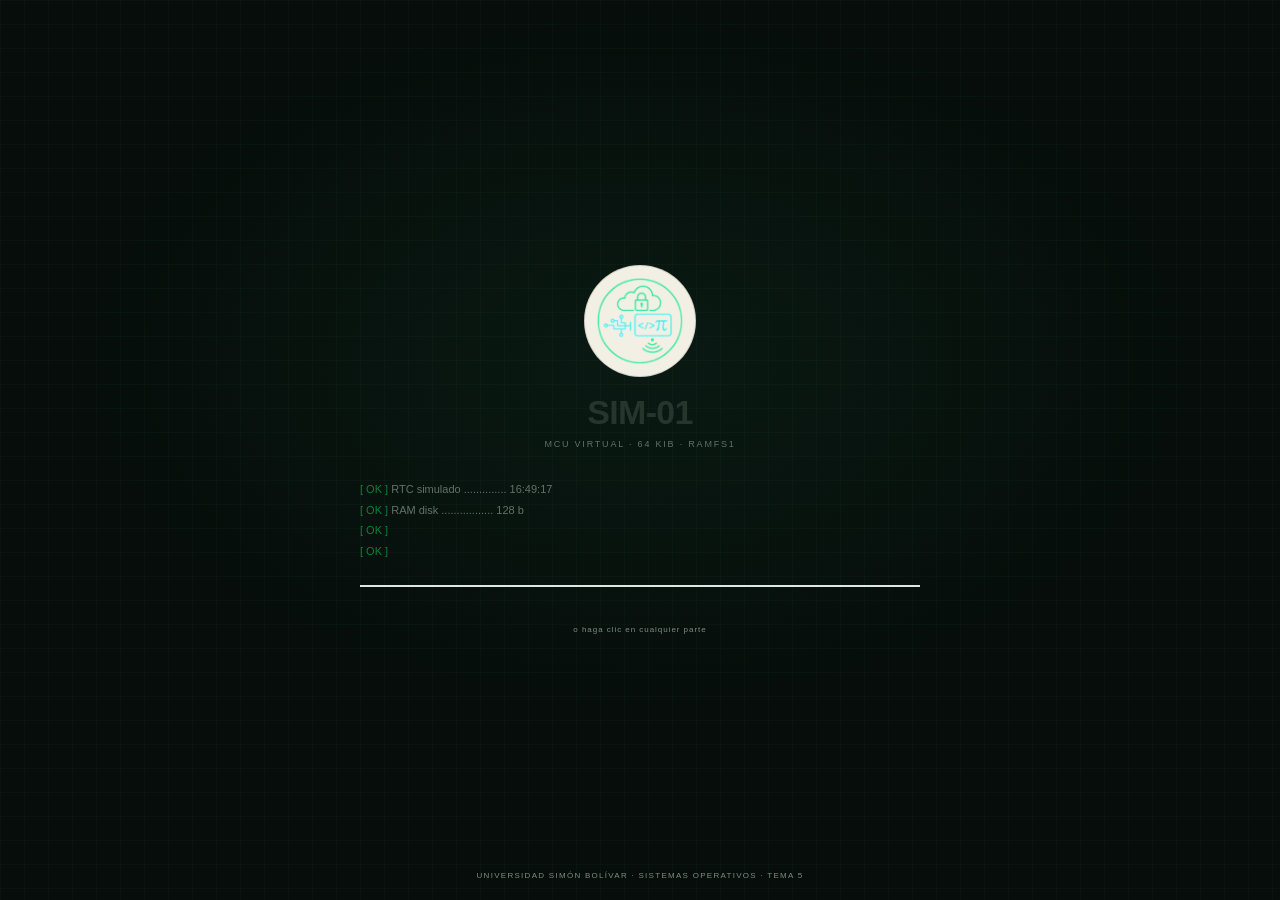
<file: index.html>
<!doctype html>
<html lang="es">
  <head>
    <meta charset="utf-8" />
    <meta name="viewport" content="width=device-width, initial-scale=1" />
    <meta
      name="description"
      content="Simulador Discos en RAM, Relojes y Terminales: sistema didáctico con RAMFS1 y consola interactiva."
    />
    <meta name="theme-color" content="#ffffff" />
    <title>Simulador Discos en RAM, Relojes y Terminales</title>

    <link rel="icon" type="image/png" sizes="32x32" href="./assets/branding/favicon-32.png" />
    <link rel="apple-touch-icon" href="./assets/branding/favicon-180.png" />

    <link
      rel="preload"
      href="./assets/fonts/space-grotesk-700.woff2"
      as="font"
      type="font/woff2"
      crossorigin
    />
    <link
      rel="preload"
      href="./assets/fonts/ibm-plex-mono-400.woff2"
      as="font"
      type="font/woff2"
      crossorigin
    />
    <link rel="stylesheet" href="./vendor/xterm/xterm.css" />
    <link rel="stylesheet" href="./css/styles.css" />
  </head>
  <body>
    <div class="chassis">
      <i class="chassis__corner chassis__corner--tl"></i>
      <i class="chassis__corner chassis__corner--tr"></i>
      <i class="chassis__corner chassis__corner--bl"></i>
      <i class="chassis__corner chassis__corner--br"></i>

      <header class="topbar">
        <div class="brand">
          <div class="brand__plate">
            <img src="./assets/branding/logo-programa.png" alt="" width="36" height="36" />
          </div>
          <div class="brand__text">
            <span class="brand__name">Simulador Discos en RAM, Relojes y Terminales</span>
            <span class="brand__sub">SIM-01 · MCU VIRTUAL · 64 KiB</span>
          </div>
        </div>

        <div class="status" aria-label="Estado del sistema">
          <span class="led led--on"><i aria-hidden="true"></i>PWR</span>
          <span class="led led--rtc"><i aria-hidden="true"></i>RTC</span>
          <span class="led" id="led-disk"><i aria-hidden="true"></i>DISCO</span>
        </div>

      </header>

      <main class="workspace">
        <section class="panel panel--terminal" aria-label="Terminal del simulador">
          <header class="panel__head">
            <div class="panel__title"><span class="panel__index">00</span> UART0 / CONSOLA</div>
            <div class="panel__meta">
              <span>115200 8N1</span>
              <span class="live"><i aria-hidden="true"></i>LIVE</span>
            </div>
          </header>
          <div class="terminal-wrap" id="terminal" aria-label="Consola del simulador"></div>
        </section>

        <aside class="rail">
          <section class="panel panel--clock" aria-label="Reloj del sistema">
            <header class="panel__head">
              <div class="panel__title"><span class="panel__index">01</span> RELOJ DEL SISTEMA</div>
              <div class="panel__meta">RTC</div>
            </header>
            <div class="clock">
              <div class="clock__time" id="rtc-time">--:--:--</div>
              <div class="clock__date" id="rtc-date">—</div>

              <div class="clock__row">
                <span>UPTIME</span>
                <span id="uptime">00:00:00</span>
              </div>
              <div class="meter meter--thin" aria-hidden="true"><span id="uptime-bar"></span></div>

              <div class="speed" role="group" aria-label="Velocidad del reloj">
                <button type="button" data-speed="0" aria-pressed="false" aria-label="Pausar el reloj (II)" title="Pausar">II</button>
                <button type="button" data-speed="1" aria-pressed="true" aria-label="Velocidad x1" title="Tiempo real">x1</button>
                <button type="button" data-speed="10" aria-pressed="false" aria-label="Velocidad x10" title="Diez veces más rápido">x10</button>
                <button type="button" data-speed="60" aria-pressed="false" aria-label="Velocidad x60" title="Sesenta veces más rápido">x60</button>
              </div>
            </div>
          </section>

          <section class="panel panel--disk" aria-label="Disco en RAM">
            <header class="panel__head">
              <div class="panel__title"><span class="panel__index">02</span> DISCO EN RAM</div>
              <div class="panel__meta">RAMFS1</div>
            </header>
            <div class="disk">
              <div class="disk__top">
                <span class="disk__percent" id="disk-percent">0%</span>
                <span class="disk__blocks" id="disk-blocks">0 / 117 bloques</span>
              </div>
              <div class="meter" aria-hidden="true"><span id="disk-bar"></span></div>

              <div class="disk__meta">
                <span>INODOS <b id="inode-count">0 / 64</b></span>
                <span>LECT <b id="disk-reads">0</b></span>
                <span>ESC <b id="disk-writes">0</b></span>
              </div>
              <div class="meter meter--thin" aria-hidden="true"><span id="inode-bar"></span></div>

              <div class="blockmap" id="blockmap">
                <canvas id="blockmap-canvas" aria-label="Mapa de bloques del disco"></canvas>
                <div class="tooltip" id="blockmap-tooltip" role="status"></div>
              </div>

              <div class="legend">
                <span><i class="sw sw--meta"></i>METADATO</span>
                <span><i class="sw sw--data"></i>DATO</span>
                <span><i class="sw sw--free"></i>LIBRE</span>
              </div>
            </div>
          </section>
        </aside>
      </main>

      <footer class="hints">
        <div class="hints__keys">
          <span><kbd>Ctrl</kbd>+<kbd>L</kbd> limpiar</span>
          <span><kbd>↑</kbd><kbd>↓</kbd> historial</span>
          <span><kbd>Tab</kbd> completar</span>
          <span><kbd>help</kbd> comandos</span>
        </div>
        <div class="hints__actions">
          <button type="button" class="btn btn--danger" id="btn-reset">Reiniciar</button>
          <button type="button" class="btn" id="btn-export">Exportar</button>
          <button type="button" class="btn" id="btn-import">Importar</button>
        </div>
      </footer>

      <div class="institutional">
        <img
          src="./assets/branding/logo-universidad.png"
          alt="Universidad Simón Bolívar"
          width="150"
          height="31"
        />
        <span>Universidad Simón Bolívar · Barranquilla y Cúcuta</span>
        <span class="institutional__right">Sistemas Operativos · Tema 5</span>
      </div>
    </div>

    <div class="boot" id="boot">
      <div class="boot__inner">
        <div class="boot__icon">
          <img src="./assets/branding/logo-programa.png" alt="" width="88" height="88" />
        </div>
        <div class="boot__title">SIM-01</div>
        <div class="boot__sub">MCU VIRTUAL · 64 KiB · RAMFS1</div>

        <div class="boot__log">
          <div class="boot__line"><span class="boot__ok">[ OK ]</span><span data-boot-line=" RTC simulado .............. 14:32:05"> RTC simulado .............. 14:32:05</span></div>
          <div class="boot__line"><span class="boot__ok">[ OK ]</span><span data-boot-line=" RAM disk ................. 128 bloques / 64 KiB"> RAM disk ................. 128 bloques / 64 KiB</span></div>
          <div class="boot__line"><span class="boot__ok">[ OK ]</span><span data-boot-line=" RAMFS1 montado ............ raíz /"> RAMFS1 montado ............ raíz /</span></div>
          <div class="boot__line"><span class="boot__ok">[ OK ]</span><span data-boot-line=" UART0 ..................... 115200 8N1"> UART0 ..................... 115200 8N1</span></div>
        </div>

        <div class="boot__progress"><i data-boot-progress></i></div>
        <div class="boot__hint" data-boot-hint>PRESIONE ENTER PARA INICIAR</div>
        <div class="boot__skip">o haga clic en cualquier parte</div>
      </div>
      <div class="boot__foot">Universidad Simón Bolívar · Sistemas Operativos · Tema 5</div>
    </div>

    <dialog class="dialog" id="reset-dialog">
      <div class="dialog__head">REINICIAR DISCO</div>
      <p>
        Se perderán todos los archivos del disco en RAM. Esta acción no se puede deshacer.
      </p>
      <div class="dialog__actions">
        <button type="button" class="btn" id="reset-cancel">Cancelar</button>
        <button type="button" class="btn btn--danger" id="reset-confirm">Reiniciar</button>
      </div>
    </dialog>

    <input type="file" id="import-input" accept=".img,application/octet-stream" hidden />

    <noscript>
      <p style="padding: 2rem; color: #f2efe4; font-family: monospace">
        SIM-01 necesita JavaScript para ejecutar el simulador.
      </p>
    </noscript>

    <script src="./vendor/xterm/xterm.js"></script>
    <script src="./vendor/xterm/addon-fit.js"></script>
    <script type="module" src="./src/main.js"></script>
  </body>
</html>
</file>
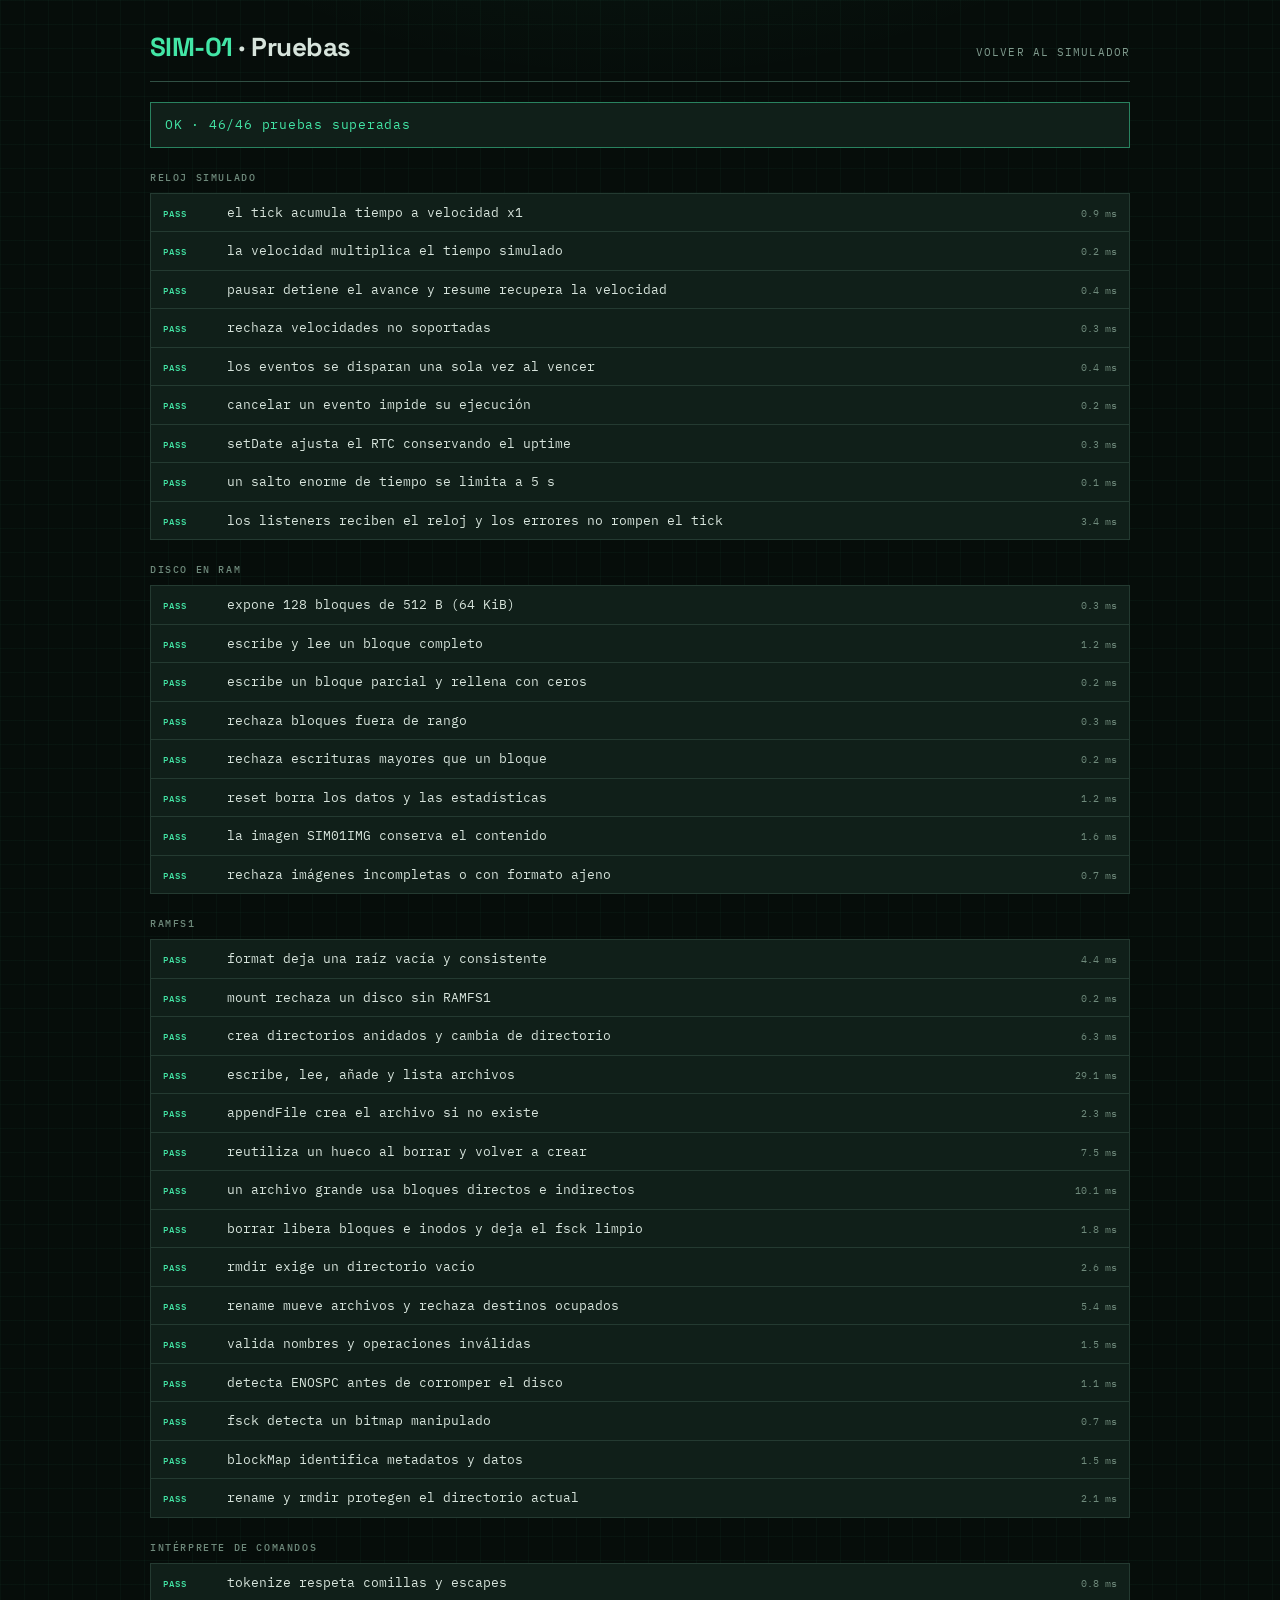
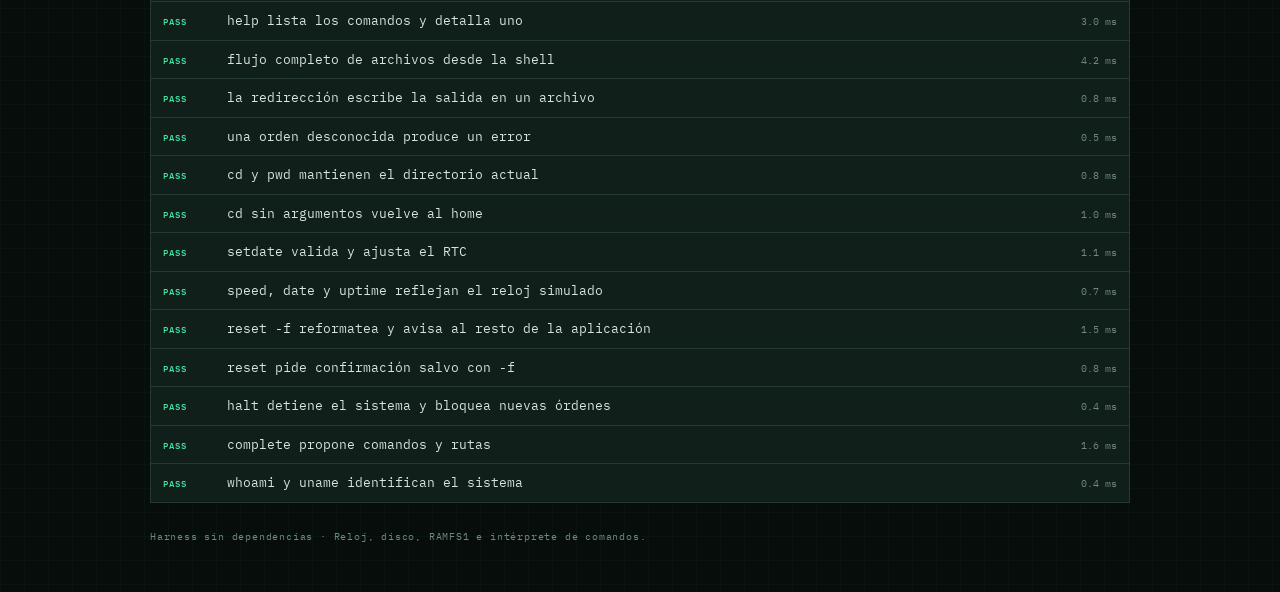
<file: tests/index.html>
<!doctype html>
<html lang="es">
  <head>
    <meta charset="utf-8" />
    <meta name="viewport" content="width=device-width, initial-scale=1" />
    <meta name="theme-color" content="#08120e" />
    <meta
      name="description"
      content="Pruebas automáticas de SIM-01: reloj simulado, disco en RAM, RAMFS1 e intérprete de comandos."
    />
    <title>SIM-01 · Pruebas</title>
    <link rel="icon" type="image/png" sizes="32x32" href="../assets/branding/favicon-32.png" />
    <style>
      @font-face {
        font-family: "Space Grotesk";
        src: url("../assets/fonts/space-grotesk-700.woff2") format("woff2");
        font-weight: 700;
        font-display: swap;
      }

      @font-face {
        font-family: "IBM Plex Mono";
        src: url("../assets/fonts/ibm-plex-mono-400.woff2") format("woff2");
        font-weight: 400;
        font-display: swap;
      }

      @font-face {
        font-family: "IBM Plex Mono";
        src: url("../assets/fonts/ibm-plex-mono-500.woff2") format("woff2");
        font-weight: 500;
        font-display: swap;
      }

      :root {
        color-scheme: dark;
        --ink: #060d0a;
        --panel: #101f19;
        --line: #243a31;
        --line-2: #315044;
        --mint: #43e6a6;
        --coral: #ff6f61;
        --text: #d7e4dc;
        --muted: #7f9a8d;
        --faint: #6f8a7c;
      }

      * {
        box-sizing: border-box;
      }

      body {
        margin: 0;
        min-height: 100vh;
        padding: 28px 18px 48px;
        background-color: var(--ink);
        background-image:
          radial-gradient(900px 500px at 50% -10%, rgba(67, 230, 166, 0.07), transparent 60%),
          linear-gradient(rgba(67, 230, 166, 0.03) 1px, transparent 1px),
          linear-gradient(90deg, rgba(67, 230, 166, 0.03) 1px, transparent 1px);
        background-size: auto, 24px 24px, 24px 24px;
        color: var(--text);
        font-family: "IBM Plex Mono", "Cascadia Code", Consolas, monospace;
        font-size: 13px;
        line-height: 1.5;
      }

      main {
        width: min(980px, 100%);
        margin: 0 auto;
      }

      header {
        display: flex;
        flex-wrap: wrap;
        align-items: baseline;
        justify-content: space-between;
        gap: 12px;
        padding-bottom: 14px;
        border-bottom: 1px solid var(--line-2);
      }

      h1 {
        margin: 0;
        font-family: "Space Grotesk", "Segoe UI", sans-serif;
        font-size: 26px;
        font-weight: 700;
        letter-spacing: -0.02em;
      }

      h1 span {
        color: var(--mint);
      }

      header a {
        color: var(--muted);
        font-size: 11px;
        letter-spacing: 0.1em;
        text-decoration: none;
        text-transform: uppercase;
      }

      header a:hover {
        color: var(--mint);
      }

      .summary {
        margin: 20px 0 8px;
        padding: 12px 14px;
        border: 1px solid var(--line);
        background: var(--panel);
        font-size: 13px;
        letter-spacing: 0.06em;
      }

      .summary--pass {
        border-color: rgba(67, 230, 166, 0.5);
        color: var(--mint);
      }

      .summary--fail {
        border-color: rgba(255, 111, 97, 0.5);
        color: var(--coral);
      }

      .summary--pending {
        color: var(--muted);
      }

      .test-group {
        margin-top: 22px;
      }

      .test-group h2 {
        margin: 0 0 8px;
        color: var(--faint);
        font-size: 10px;
        font-weight: 500;
        letter-spacing: 0.16em;
        text-transform: uppercase;
      }

      .test-list {
        margin: 0;
        padding: 0;
        list-style: none;
        border: 1px solid var(--line);
        background: var(--panel);
      }

      .test {
        display: grid;
        grid-template-columns: 52px minmax(0, 1fr) auto;
        gap: 12px;
        align-items: baseline;
        padding: 9px 12px;
        border-bottom: 1px solid var(--line);
      }

      .test:last-child {
        border-bottom: 0;
      }

      .test__badge {
        font-size: 9px;
        font-weight: 500;
        letter-spacing: 0.1em;
      }

      .test--pass .test__badge {
        color: var(--mint);
      }

      .test--fail .test__badge {
        color: var(--coral);
      }

      .test__name {
        min-width: 0;
      }

      .test__time {
        color: var(--faint);
        font-size: 10px;
        white-space: nowrap;
      }

      .test__error {
        grid-column: 2 / -1;
        margin: 6px 0 0;
        padding: 8px 10px;
        overflow: auto;
        border-left: 2px solid var(--coral);
        background: rgba(255, 111, 97, 0.06);
        color: #ffb4aa;
        font-size: 11px;
        white-space: pre-wrap;
      }

      footer {
        margin-top: 26px;
        color: var(--faint);
        font-size: 10px;
        letter-spacing: 0.08em;
      }

      @media (max-width: 560px) {
        body {
          padding: 18px 10px 32px;
        }

        .test {
          grid-template-columns: 44px minmax(0, 1fr);
        }

        .test__time {
          display: none;
        }
      }
    </style>
  </head>
  <body>
    <main>
      <header>
        <h1><span>SIM-01</span> · Pruebas</h1>
        <a href="../index.html">Volver al simulador</a>
      </header>

      <div class="summary summary--pending" id="test-summary">Ejecutando pruebas…</div>
      <div id="test-results"></div>

      <footer>
        Harness sin dependencias · Reloj, disco, RAMFS1 e intérprete de comandos.
      </footer>
    </main>

    <script type="module">
      import { count, run } from "./harness.js";
      import "./clock.test.js";
      import "./ramdisk.test.js";
      import "./fs.test.js";
      import "./shell.test.js";

      const summary = document.querySelector("#test-summary");
      summary.textContent = `Ejecutando ${count()} pruebas…`;

      run().then((results) => {
        const failed = results.filter((result) => !result.ok).length;
        console.log(`SIM-01 tests: ${results.length - failed}/${results.length} superadas`);
        if (failed > 0) console.error(`${failed} prueba(s) fallaron`);
      });
    </script>
  </body>
</html>
</file>
<file: vendor/xterm/xterm.css>
/**
 * Copyright (c) 2014 The xterm.js authors. All rights reserved.
 * Copyright (c) 2012-2013, Christopher Jeffrey (MIT License)
 * https://github.com/chjj/term.js
 * @license MIT
 *
 * Permission is hereby granted, free of charge, to any person obtaining a copy
 * of this software and associated documentation files (the "Software"), to deal
 * in the Software without restriction, including without limitation the rights
 * to use, copy, modify, merge, publish, distribute, sublicense, and/or sell
 * copies of the Software, and to permit persons to whom the Software is
 * furnished to do so, subject to the following conditions:
 *
 * The above copyright notice and this permission notice shall be included in
 * all copies or substantial portions of the Software.
 *
 * THE SOFTWARE IS PROVIDED "AS IS", WITHOUT WARRANTY OF ANY KIND, EXPRESS OR
 * IMPLIED, INCLUDING BUT NOT LIMITED TO THE WARRANTIES OF MERCHANTABILITY,
 * FITNESS FOR A PARTICULAR PURPOSE AND NONINFRINGEMENT. IN NO EVENT SHALL THE
 * AUTHORS OR COPYRIGHT HOLDERS BE LIABLE FOR ANY CLAIM, DAMAGES OR OTHER
 * LIABILITY, WHETHER IN AN ACTION OF CONTRACT, TORT OR OTHERWISE, ARISING FROM,
 * OUT OF OR IN CONNECTION WITH THE SOFTWARE OR THE USE OR OTHER DEALINGS IN
 * THE SOFTWARE.
 *
 * Originally forked from (with the author's permission):
 *   Fabrice Bellard's javascript vt100 for jslinux:
 *   http://bellard.org/jslinux/
 *   Copyright (c) 2011 Fabrice Bellard
 *   The original design remains. The terminal itself
 *   has been extended to include xterm CSI codes, among
 *   other features.
 */

/**
 *  Default styles for xterm.js
 */

.xterm {
    cursor: text;
    position: relative;
    user-select: none;
    -ms-user-select: none;
    -webkit-user-select: none;
}

.xterm.focus,
.xterm:focus {
    outline: none;
}

.xterm .xterm-helpers {
    position: absolute;
    top: 0;
    /**
     * The z-index of the helpers must be higher than the canvases in order for
     * IMEs to appear on top.
     */
    z-index: 5;
}

.xterm .xterm-helper-textarea {
    padding: 0;
    border: 0;
    margin: 0;
    /* Move textarea out of the screen to the far left, so that the cursor is not visible */
    position: absolute;
    opacity: 0;
    left: -9999em;
    top: 0;
    width: 0;
    height: 0;
    z-index: -5;
    /** Prevent wrapping so the IME appears against the textarea at the correct position */
    white-space: nowrap;
    overflow: hidden;
    resize: none;
}

.xterm .composition-view {
    /* TODO: Composition position got messed up somewhere */
    background: #000;
    color: #FFF;
    display: none;
    position: absolute;
    white-space: nowrap;
    z-index: 1;
}

.xterm .composition-view.active {
    display: block;
}

.xterm .xterm-viewport {
    /* On OS X this is required in order for the scroll bar to appear fully opaque */
    background-color: #000;
    overflow-y: scroll;
    cursor: default;
    position: absolute;
    right: 0;
    left: 0;
    top: 0;
    bottom: 0;
}

.xterm .xterm-screen {
    position: relative;
}

.xterm .xterm-screen canvas {
    position: absolute;
    left: 0;
    top: 0;
}

.xterm .xterm-scroll-area {
    visibility: hidden;
}

.xterm-char-measure-element {
    display: inline-block;
    visibility: hidden;
    position: absolute;
    top: 0;
    left: -9999em;
    line-height: normal;
}

.xterm.enable-mouse-events {
    /* When mouse events are enabled (eg. tmux), revert to the standard pointer cursor */
    cursor: default;
}

.xterm.xterm-cursor-pointer,
.xterm .xterm-cursor-pointer {
    cursor: pointer;
}

.xterm.column-select.focus {
    /* Column selection mode */
    cursor: crosshair;
}

.xterm .xterm-accessibility:not(.debug),
.xterm .xterm-message {
    position: absolute;
    left: 0;
    top: 0;
    bottom: 0;
    right: 0;
    z-index: 10;
    color: transparent;
    pointer-events: none;
}

.xterm .xterm-accessibility-tree:not(.debug) *::selection {
  color: transparent;
}

.xterm .xterm-accessibility-tree {
  user-select: text;
  white-space: pre;
}

.xterm .live-region {
    position: absolute;
    left: -9999px;
    width: 1px;
    height: 1px;
    overflow: hidden;
}

.xterm-dim {
    /* Dim should not apply to background, so the opacity of the foreground color is applied
     * explicitly in the generated class and reset to 1 here */
    opacity: 1 !important;
}

.xterm-underline-1 { text-decoration: underline; }
.xterm-underline-2 { text-decoration: double underline; }
.xterm-underline-3 { text-decoration: wavy underline; }
.xterm-underline-4 { text-decoration: dotted underline; }
.xterm-underline-5 { text-decoration: dashed underline; }

.xterm-overline {
    text-decoration: overline;
}

.xterm-overline.xterm-underline-1 { text-decoration: overline underline; }
.xterm-overline.xterm-underline-2 { text-decoration: overline double underline; }
.xterm-overline.xterm-underline-3 { text-decoration: overline wavy underline; }
.xterm-overline.xterm-underline-4 { text-decoration: overline dotted underline; }
.xterm-overline.xterm-underline-5 { text-decoration: overline dashed underline; }

.xterm-strikethrough {
    text-decoration: line-through;
}

.xterm-screen .xterm-decoration-container .xterm-decoration {
	z-index: 6;
	position: absolute;
}

.xterm-screen .xterm-decoration-container .xterm-decoration.xterm-decoration-top-layer {
	z-index: 7;
}

.xterm-decoration-overview-ruler {
    z-index: 8;
    position: absolute;
    top: 0;
    right: 0;
    pointer-events: none;
}

.xterm-decoration-top {
    z-index: 2;
    position: relative;
}
</file>
<file: css/styles.css>
@font-face {
  font-family: "Space Grotesk";
  src: url("../assets/fonts/space-grotesk-500.woff2") format("woff2");
  font-weight: 500;
  font-style: normal;
  font-display: swap;
}

@font-face {
  font-family: "Space Grotesk";
  src: url("../assets/fonts/space-grotesk-700.woff2") format("woff2");
  font-weight: 700;
  font-style: normal;
  font-display: swap;
}

@font-face {
  font-family: "IBM Plex Mono";
  src: url("../assets/fonts/ibm-plex-mono-400.woff2") format("woff2");
  font-weight: 400;
  font-style: normal;
  font-display: swap;
}

@font-face {
  font-family: "IBM Plex Mono";
  src: url("../assets/fonts/ibm-plex-mono-500.woff2") format("woff2");
  font-weight: 500;
  font-style: normal;
  font-display: swap;
}

:root {
  color-scheme: dark;

  --ink-950: #060d0a;
  --ink-900: #08120e;
  --ink-800: #0c1a14;
  --panel: #101f19;
  --panel-2: #14261f;
  --line: #243a31;
  --line-2: #315044;

  --mint: #43e6a6;
  --mint-dim: #2aa87a;
  --cyan: #59c8f2;
  --amber: #f4b942;
  --coral: #ff6f61;

  --green: #0b6b3a;
  --green-2: #08512c;
  --cream: #f2efe4;
  --paper: #e6e1d2;

  --text: #d7e4dc;
  --muted: #7f9a8d;
  --faint: #4b6258;

  --font-display: "Space Grotesk", "Segoe UI", system-ui, sans-serif;
  --font-mono: "IBM Plex Mono", "Cascadia Code", Consolas, monospace;
}

*,
*::before,
*::after {
  box-sizing: border-box;
}

html {
  min-height: 100%;
}

body {
  margin: 0;
  min-height: 100vh;
  padding: 14px;
  color: var(--text);
  font-family: var(--font-mono);
  font-size: 13px;
  line-height: 1.45;
  background-color: var(--ink-950);
  background-image:
    radial-gradient(1100px 620px at 50% -18%, rgba(67, 230, 166, 0.07), transparent 62%),
    linear-gradient(rgba(67, 230, 166, 0.032) 1px, transparent 1px),
    linear-gradient(90deg, rgba(67, 230, 166, 0.032) 1px, transparent 1px);
  background-size: auto, 24px 24px, 24px 24px;
  background-attachment: fixed;
}

::selection {
  background: rgba(67, 230, 166, 0.3);
  color: var(--cream);
}

:focus-visible {
  outline: 2px solid var(--mint);
  outline-offset: 2px;
}

* {
  scrollbar-width: thin;
  scrollbar-color: var(--line-2) transparent;
}

*::-webkit-scrollbar {
  width: 8px;
  height: 8px;
}

*::-webkit-scrollbar-thumb {
  background: var(--line-2);
  border-radius: 0;
}

*::-webkit-scrollbar-track {
  background: transparent;
}

.chassis {
  position: relative;
  display: grid;
  grid-template-rows: auto minmax(0, 1fr) auto auto;
  width: 100%;
  max-width: 1600px;
  min-height: calc(100vh - 28px);
  margin: 0 auto;
  overflow: hidden;
  background:
    linear-gradient(180deg, rgba(20, 38, 31, 0.35), transparent 22%),
    var(--ink-900);
  border: 1px solid var(--line-2);
  box-shadow:
    0 0 0 1px rgba(0, 0, 0, 0.65),
    0 28px 90px rgba(0, 0, 0, 0.55);
}

.chassis__corner {
  position: absolute;
  z-index: 4;
  width: 9px;
  height: 9px;
  border-color: var(--mint);
  opacity: 0.55;
  pointer-events: none;
}

.chassis__corner--tl {
  top: -1px;
  left: -1px;
  border-top: 1px solid;
  border-left: 1px solid;
}

.chassis__corner--tr {
  top: -1px;
  right: -1px;
  border-top: 1px solid;
  border-right: 1px solid;
}

.chassis__corner--bl {
  bottom: -1px;
  left: -1px;
  border-bottom: 1px solid;
  border-left: 1px solid;
}

.chassis__corner--br {
  right: -1px;
  bottom: -1px;
  border-right: 1px solid;
  border-bottom: 1px solid;
}

/* ------------------------------------------------------------------ */
/* Barra superior                                                      */
/* ------------------------------------------------------------------ */

.topbar {
  display: grid;
  grid-template-columns: minmax(0, 1fr) auto auto;
  gap: 18px;
  align-items: center;
  padding: 10px 16px;
  border-bottom: 1px solid var(--line);
  background: linear-gradient(180deg, rgba(20, 38, 31, 0.72), rgba(8, 18, 14, 0.42));
}

.brand {
  display: flex;
  align-items: center;
  gap: 11px;
  min-width: 0;
}

.brand__plate {
  display: grid;
  place-items: center;
  flex: 0 0 auto;
  width: 38px;
  height: 38px;
  padding: 2px;
  background: var(--cream);
  border: 1px solid rgba(0, 0, 0, 0.16);
  border-radius: 7px;
}

.brand__plate img {
  width: 34px;
  height: 34px;
  object-fit: contain;
}

.brand__text {
  display: flex;
  flex-direction: column;
  gap: 2px;
  min-width: 0;
}

.brand__name {
  font-family: var(--font-display);
  font-size: 20px;
  font-weight: 700;
  line-height: 1;
  letter-spacing: -0.02em;
  color: var(--text);
}

.brand__sub {
  font-size: 8px;
  letter-spacing: 0.18em;
  color: var(--muted);
  text-transform: uppercase;
  white-space: nowrap;
}

.status {
  display: flex;
  align-items: center;
  gap: 15px;
  font-size: 8px;
  letter-spacing: 0.14em;
  color: var(--muted);
}

.led {
  display: inline-flex;
  align-items: center;
  gap: 6px;
  white-space: nowrap;
}

.led i {
  width: 7px;
  height: 7px;
  border: 1px solid var(--line-2);
  border-radius: 50%;
  background: #0a1511;
}

.led--on i {
  border-color: var(--mint);
  background: var(--mint);
  box-shadow: 0 0 7px rgba(67, 230, 166, 0.55);
}

.led--rtc i {
  border-color: var(--mint-dim);
  background: var(--mint-dim);
  animation: pulse 1s ease-in-out infinite;
}

.led.is-active i {
  border-color: var(--mint);
  background: var(--mint);
  box-shadow: 0 0 7px rgba(67, 230, 166, 0.65);
}

.uni-plate {
  display: flex;
  align-items: center;
  justify-content: center;
  padding: 5px 9px;
  background: var(--cream);
  border: 1px solid rgba(0, 0, 0, 0.14);
  border-radius: 3px;
}

.uni-plate img {
  display: block;
  width: auto;
  height: 24px;
  mix-blend-mode: multiply;
}

/* ------------------------------------------------------------------ */
/* Área de trabajo                                                     */
/* ------------------------------------------------------------------ */

.workspace {
  display: grid;
  grid-template-columns: minmax(0, 1.9fr) minmax(300px, 1fr);
  gap: 16px;
  min-height: 0;
  padding: 16px 18px;
}

.panel {
  position: relative;
  display: flex;
  flex-direction: column;
  min-height: 0;
  background: linear-gradient(180deg, rgba(20, 38, 31, 0.94), rgba(12, 26, 20, 0.94));
  border: 1px solid var(--line);
  border-radius: 4px;
}

.panel::after {
  content: "";
  position: absolute;
  inset: 0;
  z-index: 1;
  pointer-events: none;
  background: linear-gradient(180deg, rgba(255, 255, 255, 0.018), transparent 34%);
}

.panel__head {
  position: relative;
  z-index: 2;
  display: flex;
  flex: 0 0 auto;
  align-items: center;
  justify-content: space-between;
  gap: 10px;
  height: 34px;
  padding: 0 11px;
  border-bottom: 1px solid var(--line);
  background: rgba(0, 0, 0, 0.16);
  color: var(--muted);
  font-size: 9px;
  letter-spacing: 0.14em;
  text-transform: uppercase;
}

.panel__title {
  display: flex;
  align-items: center;
  gap: 8px;
  min-width: 0;
  white-space: nowrap;
  overflow: hidden;
  text-overflow: ellipsis;
}

.panel__index {
  color: var(--mint);
}

.panel__meta {
  display: flex;
  align-items: center;
  gap: 10px;
  color: var(--faint);
  white-space: nowrap;
}

.live {
  display: inline-flex;
  align-items: center;
  gap: 5px;
  color: var(--mint);
}

.live i {
  width: 5px;
  height: 5px;
  border-radius: 50%;
  background: var(--mint);
  box-shadow: 0 0 7px rgba(67, 230, 166, 0.8);
  animation: live 2.6s ease-in-out infinite;
}

.panel--terminal {
  overflow: hidden;
}

.terminal-wrap {
  position: relative;
  flex: 1;
  min-height: 0;
  padding: 12px 14px 10px;
  overflow: hidden;
  background:
    radial-gradient(900px 420px at 18% 0%, rgba(67, 230, 166, 0.045), transparent 60%),
    #060d0a;
}

.terminal-wrap::after {
  content: "";
  position: absolute;
  inset: 0;
  z-index: 2;
  pointer-events: none;
  background: repeating-linear-gradient(
    to bottom,
    rgba(255, 255, 255, 0.022) 0,
    rgba(255, 255, 255, 0.022) 1px,
    transparent 1px,
    transparent 3px
  );
  mix-blend-mode: screen;
  opacity: 0.55;
}

.terminal-wrap .xterm {
  height: 100%;
}

.terminal-wrap .xterm-viewport {
  background: transparent !important;
}

.terminal-wrap .xterm-screen {
  padding: 0;
}

.rail {
  display: flex;
  flex-direction: column;
  gap: 12px;
  min-height: 0;
  overflow: auto;
  padding-right: 2px;
}

.rail .panel {
  flex: 0 0 auto;
}

/* ------------------------------------------------------------------ */
/* Reloj                                                               */
/* ------------------------------------------------------------------ */

.clock {
  padding: 14px 14px 12px;
}

.clock__time {
  font-size: clamp(28px, 2.5vw, 38px);
  font-weight: 500;
  line-height: 1;
  letter-spacing: 0.015em;
  color: var(--text);
  font-variant-numeric: tabular-nums;
}

.clock__date {
  margin-top: 7px;
  color: var(--muted);
  font-size: 9px;
  letter-spacing: 0.14em;
  text-transform: uppercase;
}

.clock__row {
  display: flex;
  align-items: baseline;
  justify-content: space-between;
  margin-top: 16px;
  color: var(--muted);
  font-size: 9px;
  letter-spacing: 0.12em;
}

.clock__row span:last-child {
  color: var(--text);
  font-variant-numeric: tabular-nums;
}

.meter {
  height: 8px;
  margin-top: 7px;
  overflow: hidden;
  background: #08120e;
  border: 1px solid var(--line);
}

.meter span {
  display: block;
  width: 0;
  height: 100%;
  background: linear-gradient(90deg, var(--mint-dim), var(--mint));
  transition: width 0.25s linear;
}

.meter--thin {
  height: 3px;
  margin-top: 6px;
  border-color: rgba(36, 58, 49, 0.7);
}

.speed {
  display: grid;
  grid-template-columns: repeat(4, 1fr);
  margin-top: 14px;
  border: 1px solid var(--line);
}

.speed button {
  appearance: none;
  padding: 8px 0;
  border: 0;
  border-right: 1px solid var(--line);
  background: transparent;
  color: var(--muted);
  font-family: var(--font-mono);
  font-size: 10px;
  font-weight: 500;
  letter-spacing: 0.08em;
  cursor: pointer;
  transition:
    background 0.12s ease,
    color 0.12s ease;
}

.speed button:last-child {
  border-right: 0;
}

.speed button:hover {
  background: rgba(67, 230, 166, 0.06);
  color: var(--text);
}

.speed button.is-active {
  background: var(--mint);
  color: var(--ink-950);
}

/* ------------------------------------------------------------------ */
/* Disco                                                               */
/* ------------------------------------------------------------------ */

.disk {
  padding: 13px 14px 14px;
}

.disk__top {
  display: flex;
  align-items: baseline;
  justify-content: space-between;
  gap: 10px;
}

.disk__percent {
  font-size: 30px;
  font-weight: 500;
  line-height: 1;
  font-variant-numeric: tabular-nums;
}

.disk__blocks {
  color: var(--muted);
  font-size: 9px;
  letter-spacing: 0.08em;
  white-space: nowrap;
}

.disk__meta {
  display: flex;
  justify-content: space-between;
  gap: 8px;
  margin-top: 12px;
  color: var(--faint);
  font-size: 8px;
  letter-spacing: 0.12em;
}

.disk__meta b {
  color: var(--text);
  font-weight: 500;
  font-variant-numeric: tabular-nums;
}

.blockmap {
  position: relative;
  margin-top: 10px;
}

.blockmap canvas {
  display: block;
  width: 100%;
  background: #08120e;
  border: 1px solid var(--line);
}

.tooltip {
  position: absolute;
  z-index: 5;
  padding: 4px 6px;
  border: 1px solid rgba(0, 0, 0, 0.16);
  background: var(--cream);
  color: var(--ink-950);
  font-size: 8px;
  letter-spacing: 0.06em;
  white-space: nowrap;
  pointer-events: none;
  opacity: 0;
  transform: translate(-50%, -130%);
  transition: opacity 0.12s ease;
}

.tooltip.is-visible {
  opacity: 1;
}

.legend {
  display: flex;
  flex-wrap: wrap;
  gap: 10px;
  margin-top: 9px;
  color: var(--faint);
  font-size: 8px;
  letter-spacing: 0.1em;
}

.sw {
  display: inline-block;
  width: 7px;
  height: 7px;
  margin-right: 4px;
  vertical-align: -1px;
}

.sw--meta {
  background: var(--cyan);
}

.sw--data {
  background: var(--mint);
}

.sw--free {
  background: #1a2c24;
  border: 1px solid var(--line);
}

/* ------------------------------------------------------------------ */
/* Pie                                                                 */
/* ------------------------------------------------------------------ */

.hints {
  display: flex;
  align-items: center;
  justify-content: space-between;
  gap: 16px;
  padding: 8px 16px;
  border-top: 1px solid var(--line);
  background: rgba(0, 0, 0, 0.18);
  color: var(--muted);
  font-size: 9px;
}

.hints__keys {
  display: flex;
  flex-wrap: wrap;
  align-items: center;
  gap: 14px;
}

.hints__keys span {
  display: inline-flex;
  align-items: center;
  gap: 4px;
  white-space: nowrap;
}

kbd {
  padding: 2px 4px;
  border: 1px solid var(--line-2);
  border-radius: 2px;
  background: #0a1511;
  color: var(--text);
  font-family: var(--font-mono);
  font-size: 9px;
  font-weight: 500;
  line-height: 1;
}

.hints__actions {
  display: flex;
  flex: 0 0 auto;
  gap: 8px;
}

.btn {
  appearance: none;
  padding: 8px 11px;
  border: 1px solid var(--line-2);
  border-radius: 2px;
  background: transparent;
  color: var(--text);
  font-family: var(--font-mono);
  font-size: 9px;
  font-weight: 500;
  letter-spacing: 0.12em;
  text-transform: uppercase;
  cursor: pointer;
  transition:
    border-color 0.12s ease,
    background 0.12s ease,
    color 0.12s ease;
}

.btn:hover {
  border-color: var(--mint);
  background: rgba(67, 230, 166, 0.06);
  color: var(--mint);
}

.btn--danger {
  border-color: rgba(255, 111, 97, 0.45);
  color: var(--coral);
}

.btn--danger:hover {
  border-color: var(--coral);
  background: rgba(255, 111, 97, 0.1);
  color: var(--coral);
}

.btn:disabled {
  border-color: var(--line);
  background: transparent;
  color: var(--faint);
  cursor: not-allowed;
  opacity: 0.45;
}

body.is-halted .led--on i {
  border-color: var(--coral);
  background: var(--coral);
  box-shadow: none;
}

body.is-halted .led--rtc i {
  opacity: 0.25;
  animation: none;
}

.institutional {
  display: flex;
  align-items: center;
  gap: 14px;
  padding: 7px 16px;
  border-top: 2px solid var(--green);
  background: var(--cream);
  color: var(--green);
  font-size: 9px;
  letter-spacing: 0.08em;
  text-transform: uppercase;
}

.institutional img {
  display: block;
  width: auto;
  height: 28px;
  mix-blend-mode: multiply;
}

.institutional__right {
  margin-left: auto;
  color: var(--green-2);
  white-space: nowrap;
}

/* ------------------------------------------------------------------ */
/* Arranque                                                            */
/* ------------------------------------------------------------------ */

.boot {
  position: fixed;
  inset: 0;
  z-index: 100;
  display: grid;
  place-items: center;
  overflow: hidden;
  background-color: var(--ink-950);
  background-image:
    radial-gradient(900px 560px at 50% 40%, rgba(67, 230, 166, 0.06), transparent 62%),
    linear-gradient(rgba(67, 230, 166, 0.028) 1px, transparent 1px),
    linear-gradient(90deg, rgba(67, 230, 166, 0.028) 1px, transparent 1px);
  background-size: auto, 24px 24px, 24px 24px;
  transition: opacity 0.25s ease;
}

.boot.is-done {
  opacity: 0;
  pointer-events: none;
}

.boot[hidden] {
  display: none;
}

.boot__inner {
  width: min(560px, 88vw);
  text-align: center;
}

.boot__icon {
  display: grid;
  place-items: center;
  width: 112px;
  height: 112px;
  margin: 0 auto 18px;
  border: 1px solid rgba(0, 0, 0, 0.14);
  border-radius: 50%;
  background: var(--cream);
}

.boot__icon img {
  width: 88px;
  height: 88px;
  object-fit: contain;
}

.boot__title {
  font-family: var(--font-display);
  font-size: 34px;
  font-weight: 700;
  line-height: 1;
  letter-spacing: -0.02em;
}

.boot__sub {
  margin-top: 9px;
  color: var(--muted);
  font-size: 9px;
  letter-spacing: 0.2em;
  text-transform: uppercase;
}

.boot__log {
  min-height: 88px;
  margin: 28px auto 0;
  color: var(--muted);
  font-size: 11px;
  line-height: 1.9;
  text-align: left;
}

.boot__line {
  white-space: pre;
}

.boot__ok {
  color: var(--mint);
}

.boot__progress {
  height: 2px;
  margin-top: 18px;
  overflow: hidden;
  background: var(--line);
}

.boot__progress i {
  display: block;
  width: 0;
  height: 100%;
  background: var(--mint);
  transition: width 0.5s ease;
}

.boot__hint {
  margin-top: 18px;
  color: var(--mint);
  font-size: 9px;
  letter-spacing: 0.2em;
  opacity: 0;
  transition: opacity 0.2s ease;
}

.boot__hint.is-visible {
  opacity: 1;
  animation: blink 1.4s steps(2, end) infinite;
}

.boot__skip {
  margin-top: 6px;
  color: var(--faint);
  font-size: 8px;
  letter-spacing: 0.12em;
}

.boot__foot {
  position: absolute;
  right: 0;
  bottom: 18px;
  left: 0;
  color: var(--faint);
  font-size: 8px;
  letter-spacing: 0.16em;
  text-align: center;
  text-transform: uppercase;
}

.boot__error {
  color: var(--coral);
  font-family: var(--font-display);
  font-size: 20px;
  font-weight: 700;
}

.boot pre {
  overflow: auto;
  color: var(--muted);
  font-size: 10px;
  text-align: left;
}

/* ------------------------------------------------------------------ */
/* Diálogo                                                             */
/* ------------------------------------------------------------------ */

.dialog {
  width: min(420px, 90vw);
  padding: 0;
  border: 1px solid var(--line-2);
  border-radius: 3px;
  background: var(--panel);
  color: var(--text);
  box-shadow: 0 30px 80px rgba(0, 0, 0, 0.6);
}

.dialog::backdrop {
  background: rgba(3, 8, 6, 0.75);
  backdrop-filter: blur(2px);
}

.dialog__head {
  padding: 12px 14px;
  border-bottom: 1px solid var(--line);
  color: var(--coral);
  font-size: 10px;
  letter-spacing: 0.16em;
}

.dialog p {
  margin: 0;
  padding: 16px 14px;
  color: var(--muted);
  font-size: 11px;
  line-height: 1.6;
}

.dialog__actions {
  display: flex;
  justify-content: flex-end;
  gap: 8px;
  padding: 12px 14px;
  border-top: 1px solid var(--line);
}

/* ------------------------------------------------------------------ */
/* Animaciones y responsive                                            */
/* ------------------------------------------------------------------ */

@keyframes pulse {
  0%,
  100% {
    opacity: 0.45;
    box-shadow: 0 0 0 rgba(67, 230, 166, 0);
  }
  50% {
    opacity: 1;
    box-shadow: 0 0 8px rgba(67, 230, 166, 0.7);
  }
}

@keyframes live {
  0%,
  100% {
    opacity: 0.45;
  }
  50% {
    opacity: 1;
  }
}

@keyframes blink {
  50% {
    opacity: 0.25;
  }
}

@media (min-width: 901px) {
  body {
    overflow: hidden;
  }

  .chassis {
    height: calc(100vh - 28px);
    min-height: 0;
  }
}

@media (max-width: 1100px) {
  .workspace {
    grid-template-columns: minmax(0, 1.55fr) minmax(280px, 1fr);
    gap: 12px;
    padding: 12px;
  }

  .brand__sub {
    display: none;
  }

  .clock__time {
    font-size: 30px;
  }
}

@media (max-width: 900px) {
  body {
    padding: 0;
  }

  .chassis {
    min-height: 100vh;
    border-right: 0;
    border-left: 0;
  }

  .topbar {
    grid-template-columns: minmax(0, 1fr) auto;
  }

  .status {
    display: none;
  }

  .workspace {
    grid-template-columns: minmax(0, 1fr);
    padding: 12px;
  }

  .panel--terminal {
    min-height: 54vh;
  }

  .rail {
    display: grid;
    grid-template-columns: minmax(0, 1fr) minmax(0, 1fr);
    overflow: visible;
  }

  .hints {
    flex-wrap: wrap;
  }

  .institutional__right {
    display: none;
  }
}

@media (max-width: 620px) {
  .topbar {
    padding: 9px 12px;
  }

  .brand__name {
    font-size: 17px;
  }

  .uni-plate {
    padding: 4px 6px;
  }

  .uni-plate img {
    height: 19px;
  }

  .workspace {
    padding: 9px;
    gap: 9px;
  }

  .panel__head {
    height: 31px;
  }

  .rail {
    grid-template-columns: minmax(0, 1fr);
  }

  .clock__time {
    font-size: 34px;
  }

  .hints {
    align-items: stretch;
    padding: 8px 10px;
  }

  .hints__actions {
    display: grid;
    grid-template-columns: repeat(3, 1fr);
    width: 100%;
  }

  .hints__actions .btn {
    padding: 8px 4px;
    font-size: 8px;
  }

  .institutional {
    gap: 9px;
    padding: 7px 10px;
    font-size: 8px;
  }

  .institutional img {
    height: 22px;
  }

  .institutional span:not(.institutional__right) {
    max-width: 60%;
    line-height: 1.3;
  }

  .boot__log {
    font-size: 9px;
  }

  .boot__title {
    font-size: 28px;
  }
}

@media (prefers-reduced-motion: reduce) {
  *,
  *::before,
  *::after {
    animation-duration: 0.001ms !important;
    animation-iteration-count: 1 !important;
    transition-duration: 0.001ms !important;
  }
}

/* ------------------------------------------------------------------ */
/* Identidad institucional: superficies claras, acento USB              */
/* Se conservan la geometría de los paneles y la consola oscura.         */
/* ------------------------------------------------------------------ */
:root {
  color-scheme: light;
  --mint: #09843b;
  --mint-dim: #2c9b52;
  --green: #09843b;
  --green-2: #066b30;
  --amber: #f4b942;
  --line: #dce7df;
  --line-2: #c4d7ca;
  --text: #26362d;
  --muted: #617268;
  --faint: #7e8d84;
  --font-display: "Helvetica Neue", Helvetica, Arial, sans-serif;
}

body {
  color: var(--text);
  font-family: var(--font-display);
  background-color: #f4f7f4;
  background-image:
    radial-gradient(900px 480px at 50% -20%, rgba(9, 132, 59, 0.08), transparent 65%),
    linear-gradient(rgba(9, 132, 59, 0.025) 1px, transparent 1px),
    linear-gradient(90deg, rgba(9, 132, 59, 0.025) 1px, transparent 1px);
}

.chassis {
  background: #fff;
  border-color: #dce7df;
  box-shadow: 0 18px 54px rgba(28, 62, 42, 0.10);
}

.topbar {
  border-bottom-color: #e2ebe5;
  background: #fff;
}

.brand__name,
.brand__sub {
  color: var(--green-2);
}

.status {
  color: #52665a;
}

.led i {
  background: #edf3ee;
}

.panel {
  background: #fff;
  border-color: #dce7df;
  box-shadow: 0 5px 18px rgba(26, 66, 41, 0.07);
}

.panel__head {
  color: #fff;
  border-bottom: 2px solid var(--amber);
  background: var(--green);
}

.panel__index,
.live {
  color: #fff;
}

.panel__meta {
  color: rgba(255, 255, 255, 0.78);
}

.clock__time,
.clock__row span:last-child,
.disk__meta b {
  color: #26362d;
}

.clock__date,
.clock__row,
.disk__blocks {
  color: #617268;
}

.disk__meta,
.legend {
  color: #718077;
}

.meter {
  background: #edf3ee;
  border-color: #dce7df;
}

.speed,
.speed button {
  border-color: #dce7df;
}

.speed button {
  color: #53665a;
}

.speed button:hover,
.btn:hover {
  background: rgba(9, 132, 59, 0.08);
}

.speed button.is-active {
  background: var(--green);
  color: #fff;
}

.hints {
  color: #52665a;
  border-top-color: #e2ebe5;
  background: #f8faf8;
}

kbd {
  color: #34483a;
  background: #fff;
  border-color: #c4d7ca;
}

.btn {
  color: #34483a;
  border-color: #b8cebe;
}

.institutional {
  border-top-color: var(--green);
  background: #fff;
  color: var(--green-2);
  font-family: var(--font-display);
}

.institutional__right {
  color: var(--green-2);
}

.tooltip {
  background: #fff;
  color: #26362d;
  border-color: #c4d7ca;
}

.dialog {
  background: #fff;
  color: #26362d;
  border-color: #c4d7ca;
}

.dialog__head {
  color: var(--green);
  border-bottom-color: #dce7df;
}

.dialog p {
  color: #52665a;
}

.dialog__actions {
  border-top-color: #dce7df;
}

/* La terminal sigue siendo una consola oscura de alto contraste. */
.panel--terminal .panel__head {
  background: var(--green);
}

.terminal-wrap {
  background:
    radial-gradient(900px 420px at 18% 0%, rgba(9, 132, 59, 0.10), transparent 60%),
    #060d0a;
}
</file>
